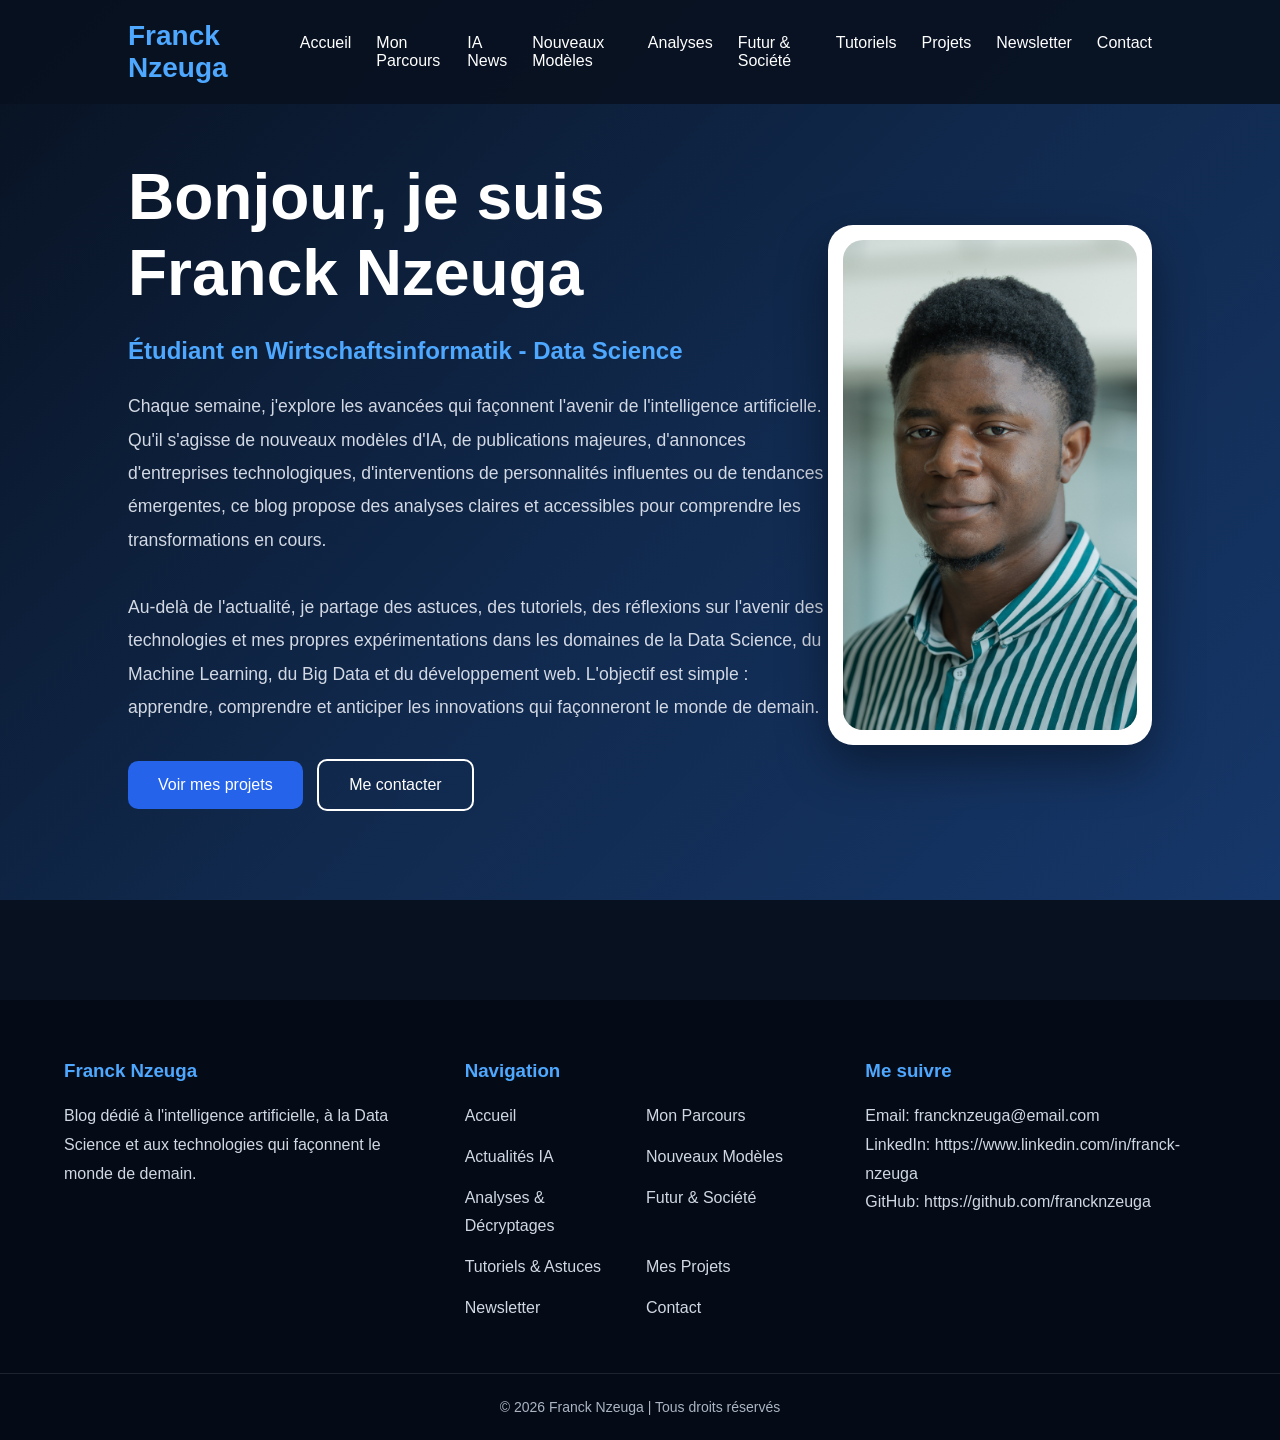
<file: index.html>
<!DOCTYPE html>
<html lang="fr">

<head>
    <meta charset="UTF-8">
    <meta name="viewport" content="width=device-width, initial-scale=1.0">
    <title>Franck Nzeuga | Portfolio</title>

    <link rel="stylesheet" href="style.css">
</head>

<body>

    <header>
        
        <nav>

            <div class="logo">
                Franck Nzeuga
            </div>

            <ul class="nav-links">

                <li><a href="#accueil">Accueil</a></li>

                <li><a href="#apropos">Mon Parcours</a></li>

                <li><a href="#ia-news">IA News</a></li>

                <li><a href="#modeles">Nouveaux Modèles</a></li>

                <li><a href="#analyses">Analyses</a></li>

                <li><a href="#futur">Futur & Société</a></li>

                <li><a href="#tutoriels">Tutoriels</a></li>

                <li><a href="#projets">Projets</a></li>

                <li><a href="#newsletter">Newsletter</a></li>

                <li><a href="#contact">Contact</a></li>

            </ul>

        </nav>

    </header>

    <section class="hero">
        

        <div class="hero-text">

            <h1>Bonjour, je suis Franck Nzeuga</h1>

            <h2>
                Étudiant en Wirtschaftsinformatik - Data Science
            </h2>

            <p>
                Chaque semaine, j'explore les avancées qui façonnent l'avenir de l'intelligence artificielle.
                Qu'il s'agisse de nouveaux modèles d'IA, de publications majeures, d'annonces d'entreprises technologiques, 
                d'interventions de personnalités influentes ou de tendances émergentes, ce blog propose des analyses claires 
                et accessibles pour comprendre les transformations en cours.

                <br><br>

                Au-delà de l'actualité, je partage des astuces, des tutoriels, 
                des réflexions sur l'avenir des technologies et mes propres expérimentations dans les domaines 
                de la Data Science, du Machine Learning, du Big Data et du développement web. 
                L'objectif est simple : apprendre, comprendre et anticiper les innovations qui façonneront le monde de demain.
            </p>
            <a href="#" class="btn">
                Voir mes projets
            </a>

            <a href="#" class="btn-secondary">
                Me contacter
            </a>

        </div>

        <div class="hero-image">

            <img
                src="image/franck.jpg"
                alt="Photo de Franck">

        </div>

    </section>

</body>

  <footer>

    <div class="footer-container">

        <div class="footer-about">

            <h3>Franck Nzeuga</h3>

            <p>
                Blog dédié à l'intelligence artificielle,
                à la Data Science et aux technologies
                qui façonnent le monde de demain.
            </p>

        </div>

        <div class="footer-links">

    <h3>Navigation</h3>

    <ul>

        <li><a href="#accueil">Accueil</a></li>

        <li><a href="#parcours">Mon Parcours</a></li>

        <li><a href="#actualites">Actualités IA</a></li>

        <li><a href="#modeles">Nouveaux Modèles</a></li>

        <li><a href="#analyses">Analyses & Décryptages</a></li>

        <li><a href="#futur">Futur & Société</a></li>

        <li><a href="#tutoriels">Tutoriels & Astuces</a></li>

        <li><a href="#projets">Mes Projets</a></li>

        <li><a href="#newsletter">Newsletter</a></li>

        <li><a href="#contact">Contact</a></li>

    </ul>

</div>

        <div class="footer-contact">

            <h3>Me suivre</h3>

            <p>Email: francknzeuga@email.com</p>

            <p>LinkedIn: https://www.linkedin.com/in/franck-nzeuga</p>

            <p>GitHub: https://github.com/francknzeuga</p>

        </div>

    </div>

    <div class="footer-bottom">

        <p>
            © 2026 Franck Nzeuga | Tous droits réservés
        </p>

    </div>

</footer>

</html>
</file>
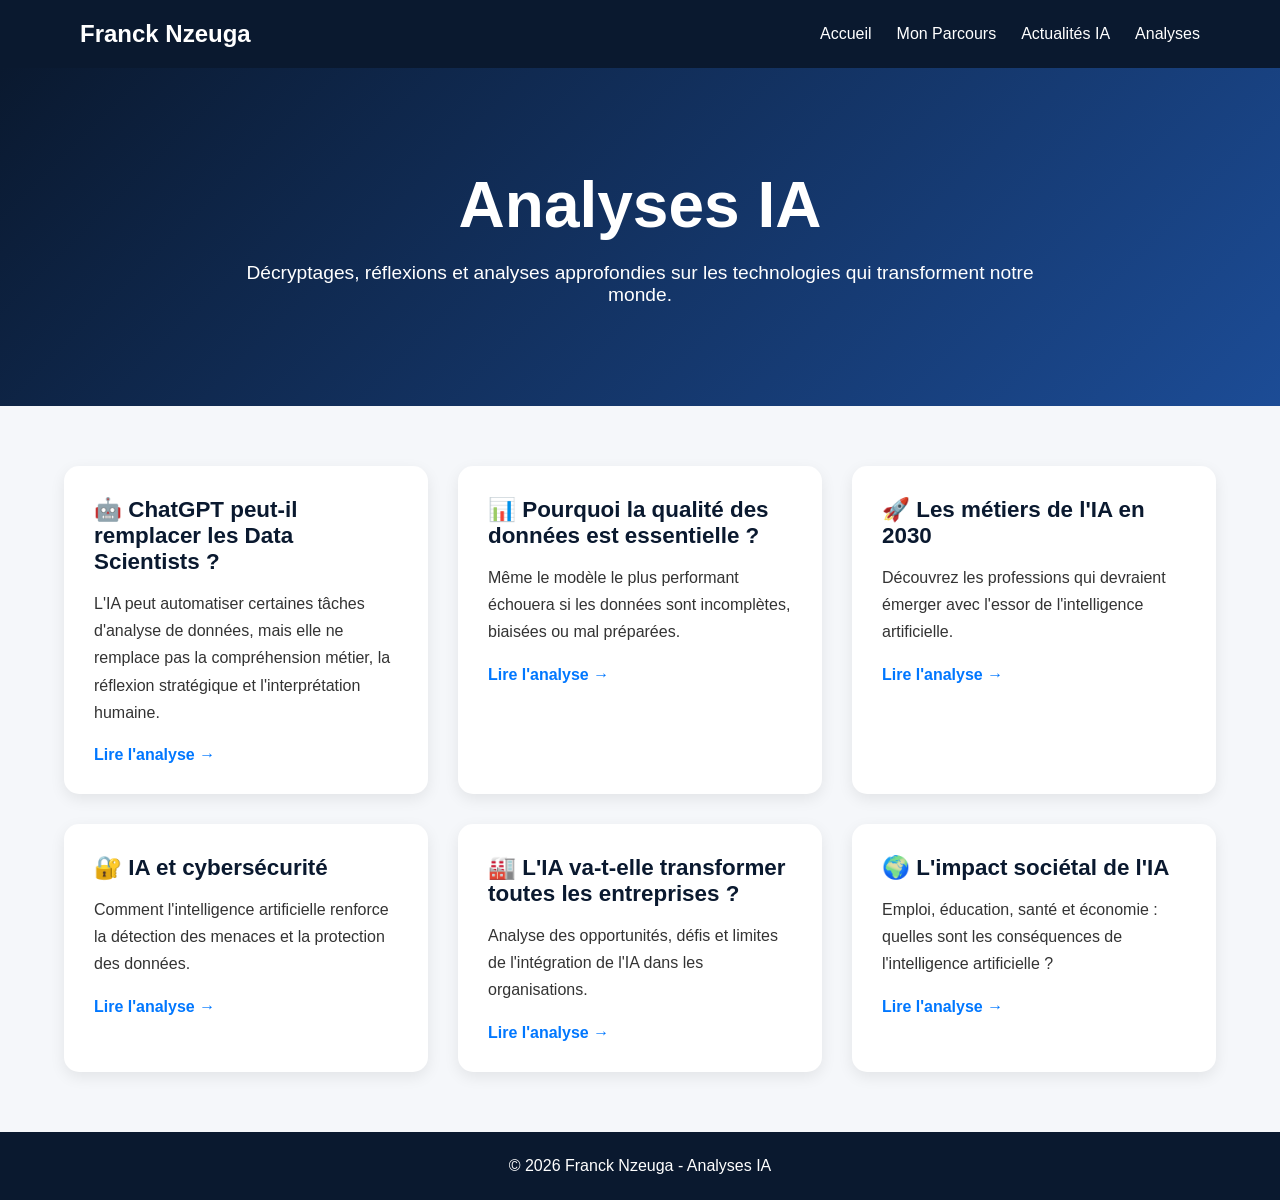
<file: analyses.html>
<!DOCTYPE html>
<html lang="fr">

<head>
    <meta charset="UTF-8">
    <meta name="viewport" content="width=device-width, initial-scale=1.0">
    <title>Analyses IA | Franck Nzeuga</title>

    <link rel="stylesheet" href="analyses.css">
</head>

<body>

    <header>
        <nav>
            <div class="logo">Franck Nzeuga</div>

            <ul class="nav-links">
                <li><a href="index.html">Accueil</a></li>
                <li><a href="monparcours.html">Mon Parcours</a></li>
                <li><a href="ianews.html">Actualités IA</a></li>
                <li><a href="analyses.html">Analyses</a></li>
            </ul>
        </nav>
    </header>

    <section class="analyse-header">

        <div class="analyse-title">
            <h1>Analyses IA</h1>

            <p>
                Décryptages, réflexions et analyses approfondies sur les
                technologies qui transforment notre monde.
            </p>
        </div>

    </section>

    <section class="analyses-container">

        <div class="analyse-card">

            <h2>🤖 ChatGPT peut-il remplacer les Data Scientists ?</h2>

            <p>
                L'IA peut automatiser certaines tâches d'analyse de données,
                mais elle ne remplace pas la compréhension métier, la réflexion
                stratégique et l'interprétation humaine.
            </p>

            <a href="#">Lire l'analyse →</a>

        </div>

        <div class="analyse-card">

            <h2>📊 Pourquoi la qualité des données est essentielle ?</h2>

            <p>
                Même le modèle le plus performant échouera si les données sont
                incomplètes, biaisées ou mal préparées.
            </p>

            <a href="#">Lire l'analyse →</a>

        </div>

        <div class="analyse-card">

            <h2>🚀 Les métiers de l'IA en 2030</h2>

            <p>
                Découvrez les professions qui devraient émerger avec
                l'essor de l'intelligence artificielle.
            </p>

            <a href="#">Lire l'analyse →</a>

        </div>

        <div class="analyse-card">

            <h2>🔐 IA et cybersécurité</h2>

            <p>
                Comment l'intelligence artificielle renforce la détection
                des menaces et la protection des données.
            </p>

            <a href="#">Lire l'analyse →</a>

        </div>

        <div class="analyse-card">

            <h2>🏭 L'IA va-t-elle transformer toutes les entreprises ?</h2>

            <p>
                Analyse des opportunités, défis et limites de l'intégration
                de l'IA dans les organisations.
            </p>

            <a href="#">Lire l'analyse →</a>

        </div>

        <div class="analyse-card">

            <h2>🌍 L'impact sociétal de l'IA</h2>

            <p>
                Emploi, éducation, santé et économie : quelles sont les
                conséquences de l'intelligence artificielle ?
            </p>

            <a href="#">Lire l'analyse →</a>

        </div>

    </section>

    <footer>
        <p>© 2026 Franck Nzeuga - Analyses IA</p>
    </footer>

</body>

</html>
</file>
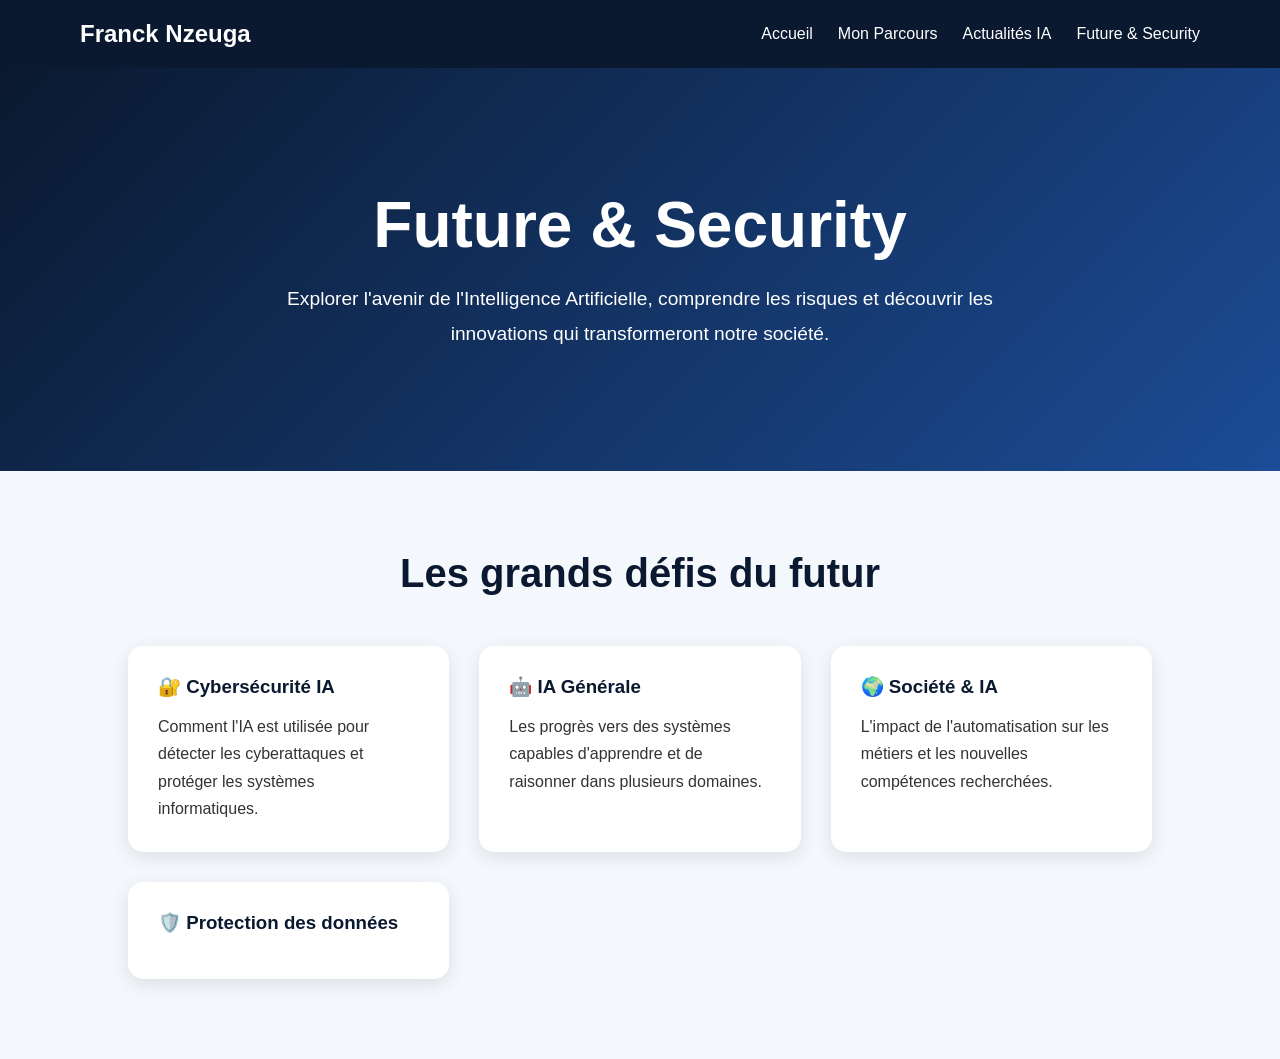
<file: future-security.html>
<!DOCTYPE html>
<html lang="fr">

<head>
    <meta charset="UTF-8">
    <meta name="viewport" content="width=device-width, initial-scale=1.0">
    <title>Future & Security | Franck Nzeuga</title>
    <link rel="stylesheet" href="future-security.css">
</head>

<body>

    <header>
        <nav>
            <div class="logo">Franck Nzeuga</div>

            <ul class="nav-links">
                <li><a href="index.html">Accueil</a></li>
                <li><a href="monparcours.html">Mon Parcours</a></li>
                <li><a href="ianews.html">Actualités IA</a></li>
                <li><a href="future-security.html">Future & Security</a></li>
            </ul>
        </nav>
    </header>

    <section class="hero">

        <div class="hero-content">
            <h1>Future & Security</h1>

            <p>
                Explorer l'avenir de l'Intelligence Artificielle,
                comprendre les risques et découvrir les innovations qui
                transformeront notre société.
            </p>
        </div>

    </section>

    <section class="topics">

        <h2>Les grands défis du futur</h2>

        <div class="cards">

            <div class="card">
                <h3>🔐 Cybersécurité IA</h3>
                <p>
                    Comment l'IA est utilisée pour détecter les cyberattaques
                    et protéger les systèmes informatiques.
                </p>
            </div>

            <div class="card">
                <h3>🤖 IA Générale</h3>
                <p>
                    Les progrès vers des systèmes capables d'apprendre et de
                    raisonner dans plusieurs domaines.
                </p>
            </div>

            <div class="card">
                <h3>🌍 Société & IA</h3>
                <p>
                    L'impact de l'automatisation sur les métiers et les
                    nouvelles compétences recherchées.
                </p>
            </div>

            <div class="card">
                <h3>🛡️ Protection des données</h3>
</file>
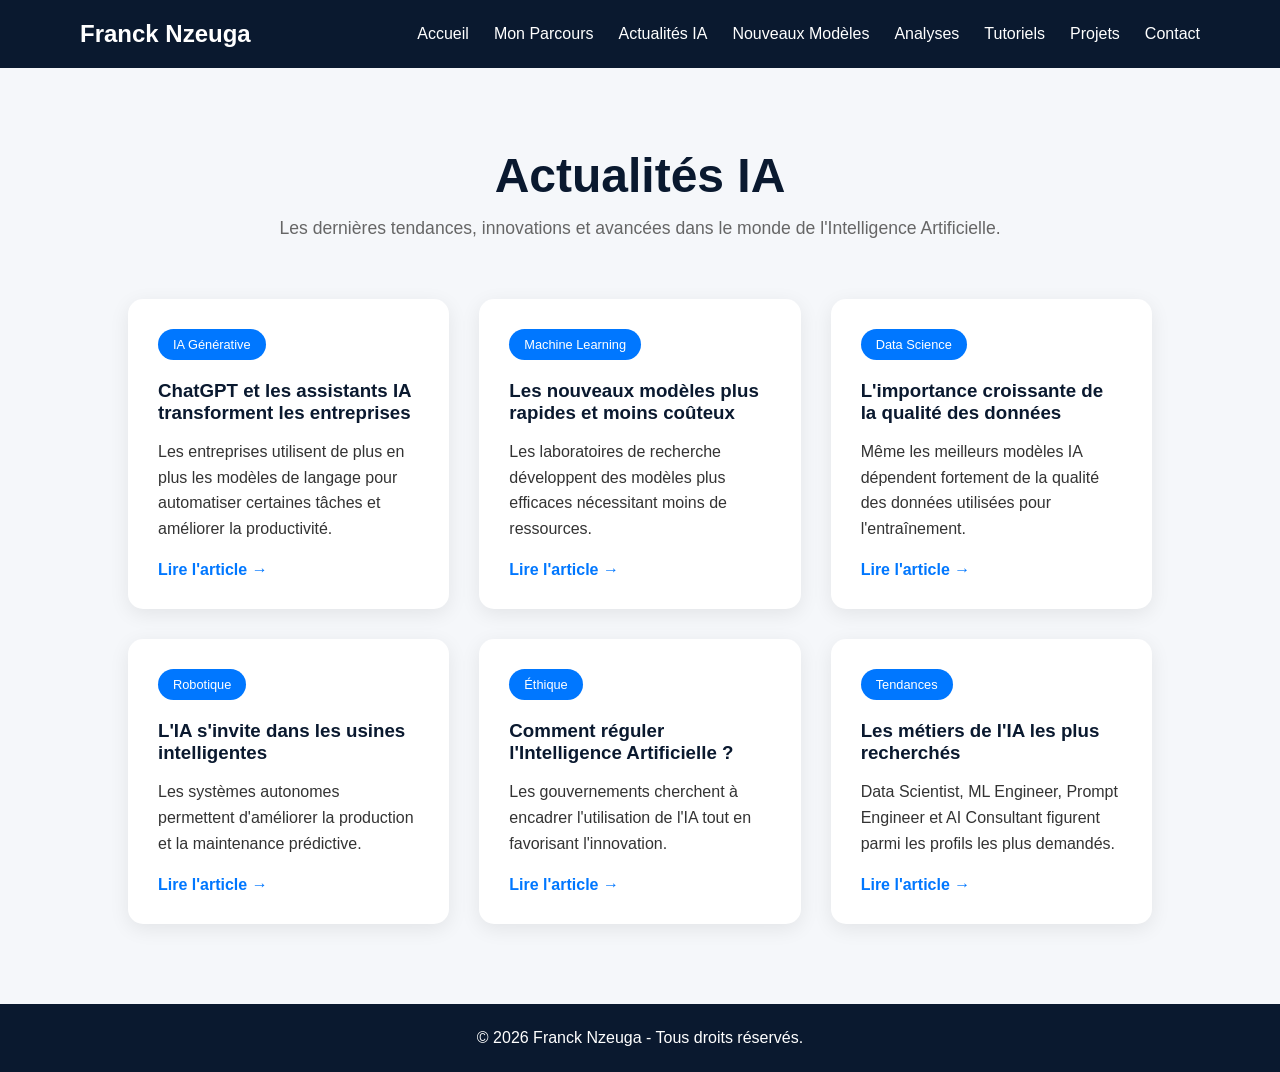
<file: ianews.html>
<!DOCTYPE html>
<html lang="fr">

<head>
    <meta charset="UTF-8">
    <meta name="viewport" content="width=device-width, initial-scale=1.0">
    <title>Actualités IA | Franck Nzeuga</title>

    <link rel="stylesheet" href="ianews.css">
</head>

<body>

    <header>
        <nav>

            <div class="logo">
                Franck Nzeuga
            </div>

            <ul class="nav-links">
                <li><a href="index.html">Accueil</a></li>
                <li><a href="monparcours.html">Mon Parcours</a></li>
                <li><a href="ia-news.html">Actualités IA</a></li>
                <li><a href="#">Nouveaux Modèles</a></li>
                <li><a href="#">Analyses</a></li>
                <li><a href="#">Tutoriels</a></li>
                <li><a href="#">Projets</a></li>
                <li><a href="#">Contact</a></li>
            </ul>

        </nav>
    </header>

    <section class="news">

        <div class="news-container">

            <div class="news-title">

                <h2>Actualités IA</h2>

                <p>
                    Les dernières tendances, innovations et avancées dans le monde
                    de l'Intelligence Artificielle.
                </p>

            </div>

            <div class="news-grid">

                <div class="news-card">

                    <span class="category">IA Générative</span>

                    <h3>ChatGPT et les assistants IA transforment les entreprises</h3>

                    <p>
                        Les entreprises utilisent de plus en plus les modèles de langage
                        pour automatiser certaines tâches et améliorer la productivité.
                    </p>

                    <a href="#">Lire l'article →</a>

                </div>

                <div class="news-card">

                    <span class="category">Machine Learning</span>

                    <h3>Les nouveaux modèles plus rapides et moins coûteux</h3>

                    <p>
                        Les laboratoires de recherche développent des modèles plus
                        efficaces nécessitant moins de ressources.
                    </p>

                    <a href="#">Lire l'article →</a>

                </div>

                <div class="news-card">

                    <span class="category">Data Science</span>

                    <h3>L'importance croissante de la qualité des données</h3>

                    <p>
                        Même les meilleurs modèles IA dépendent fortement de la qualité
                        des données utilisées pour l'entraînement.
                    </p>

                    <a href="#">Lire l'article →</a>

                </div>

                <div class="news-card">

                    <span class="category">Robotique</span>

                    <h3>L'IA s'invite dans les usines intelligentes</h3>

                    <p>
                        Les systèmes autonomes permettent d'améliorer la production
                        et la maintenance prédictive.
                    </p>

                    <a href="#">Lire l'article →</a>

                </div>

                <div class="news-card">

                    <span class="category">Éthique</span>

                    <h3>Comment réguler l'Intelligence Artificielle ?</h3>

                    <p>
                        Les gouvernements cherchent à encadrer l'utilisation de l'IA
                        tout en favorisant l'innovation.
                    </p>

                    <a href="#">Lire l'article →</a>

                </div>

                <div class="news-card">

                    <span class="category">Tendances</span>

                    <h3>Les métiers de l'IA les plus recherchés</h3>

                    <p>
                        Data Scientist, ML Engineer, Prompt Engineer et AI Consultant
                        figurent parmi les profils les plus demandés.
                    </p>

                    <a href="#">Lire l'article →</a>

                </div>

            </div>

        </div>

    </section>

    <footer>

        <div class="footer-bottom">
            <p>
                © 2026 Franck Nzeuga - Tous droits réservés.
            </p>
        </div>

    </footer>

</body>

</html>
</file>
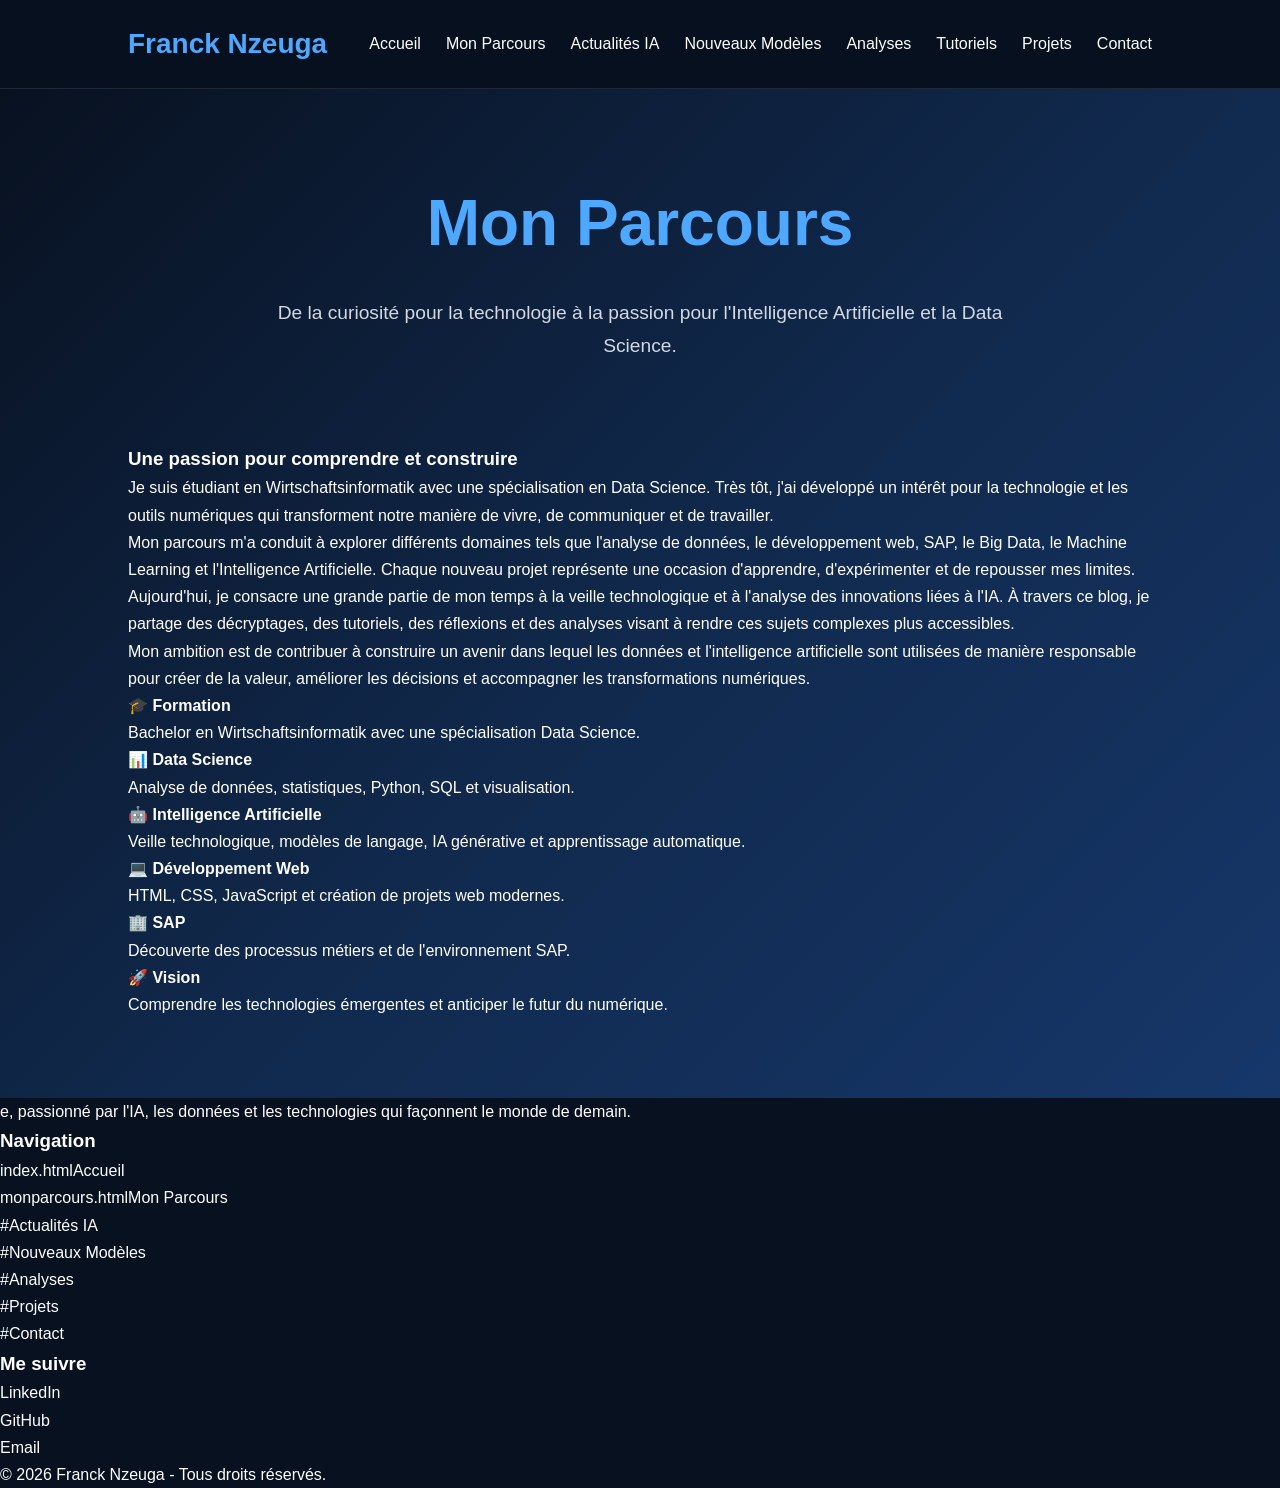
<file: monparcours.html>
<!DOCTYPE html>
<html lang="fr">

<head>
    <meta charset="UTF-8">
    <meta name="viewport" content="width=device-width, initial-scale=1.0">
    <title>Mon Parcours | Franck Nzeuga</title>

    <link rel="stylesheet" href="monparcours.css">
</head>

<body>

    <!-- ==========================
         NAVIGATION
    =========================== -->

    <header>

        <nav>

            <div class="logo">
                Franck Nzeuga
            </div>

            <ul class="nav-links">

                <li><a href="index.html">Accueil</a></li>

                <li><a href="monparcours.html">Mon Parcours</a></li>

                <li><a href="#">Actualités IA</a></li>

                <li><a href="#">Nouveaux Modèles</a></li>

                <li><a href="#">Analyses</a></li>

                <li><a href="#">Tutoriels</a></li>

                <li><a href="#">Projets</a></li>

                <li><a href="#">Contact</a></li>

            </ul>

        </nav>

    </header>

    <!-- ==========================
         BANNIÈRE
    =========================== -->

    <section class="parcours">

        <div class="parcours-container">

            <div class="parcours-title">

                <h2>Mon Parcours</h2>

                <p>
                    De la curiosité pour la technologie à la passion pour
                    l'Intelligence Artificielle et la Data Science.
                </p>

            </div>

            <div class="parcours-content">

                <!-- TEXTE -->

                <div class="parcours-text">

                    <h3>Une passion pour comprendre et construire</h3>

                    <p>
                        Je suis étudiant en Wirtschaftsinformatik avec une spécialisation
                        en Data Science. Très tôt, j'ai développé un intérêt pour la
                        technologie et les outils numériques qui transforment notre
                        manière de vivre, de communiquer et de travailler.
                    </p>

                    <p>
                        Mon parcours m'a conduit à explorer différents domaines tels que
                        l'analyse de données, le développement web, SAP, le Big Data,
                        le Machine Learning et l'Intelligence Artificielle.
                        Chaque nouveau projet représente une occasion d'apprendre,
                        d'expérimenter et de repousser mes limites.
                    </p>

                    <p>
                        Aujourd'hui, je consacre une grande partie de mon temps à la
                        veille technologique et à l'analyse des innovations liées à
                        l'IA. À travers ce blog, je partage des décryptages, des
                        tutoriels, des réflexions et des analyses visant à rendre ces
                        sujets complexes plus accessibles.
                    </p>

                    <p>
                        Mon ambition est de contribuer à construire un avenir dans lequel
                        les données et l'intelligence artificielle sont utilisées de
                        manière responsable pour créer de la valeur, améliorer les
                        décisions et accompagner les transformations numériques.
                    </p>

                </div>

                <!-- CARTES -->

                <div class="parcours-cards">

                    <div class="parcours-card">

                        <h4>🎓 Formation</h4>

                        <p>
                            Bachelor en Wirtschaftsinformatik avec une spécialisation
                            Data Science.
                        </p>

                    </div>

                    <div class="parcours-card">

                        <h4>📊 Data Science</h4>

                        <p>
                            Analyse de données, statistiques, Python, SQL et visualisation.
                        </p>

                    </div>

                    <div class="parcours-card">

                        <h4>🤖 Intelligence Artificielle</h4>

                        <p>
                            Veille technologique, modèles de langage, IA générative
                            et apprentissage automatique.
                        </p>

                    </div>

                    <div class="parcours-card">

                        <h4>💻 Développement Web</h4>

                        <p>
                            HTML, CSS, JavaScript et création de projets web modernes.
                        </p>

                    </div>

                    <div class="parcours-card">

                        <h4>🏢 SAP</h4>

                        <p>
                            Découverte des processus métiers et de l'environnement SAP.
                        </p>

                    </div>

                    <div class="parcours-card">

                        <h4>🚀 Vision</h4>

                        <p>
                            Comprendre les technologies émergentes et anticiper le futur
                            du numérique.
                        </p>

                    </div>

                </div>

            </div>

        </div>

    </section>

    <!-- ==========================
         FOOTER
    =========================== -->

    <footer>

        <div class="footer-container">

            <div class="footer-about">

        e,
                    passionné par l'IA, les données et les technologies
                    qui façonnent le monde de demain.
                </p>

            </div>

            <div class="footer-links">

                <h3>Navigation</h3>

                <ul>

                    <li>index.htmlAccueil</a></li>

                    <li>monparcours.htmlMon Parcours</a></li>

                    <li>#Actualités IA</a></li>

                    <li>#Nouveaux Modèles</a></li>

                    <li>#Analyses</a></li>

                    <li>#Projets</a></li>

                    <li>#Contact</a></li>

                </ul>

            </div>

            <div class="footer-contact">

                <h3>Me suivre</h3>

                <p>LinkedIn</p>

                <p>GitHub</p>

                <p>Email</p>

            </div>

        </div>

        <div class="footer-bottom">

            <p>
                © 2026 Franck Nzeuga - Tous droits réservés.
            </p>

        </div>

    </footer>

</body>

</html>
</file>
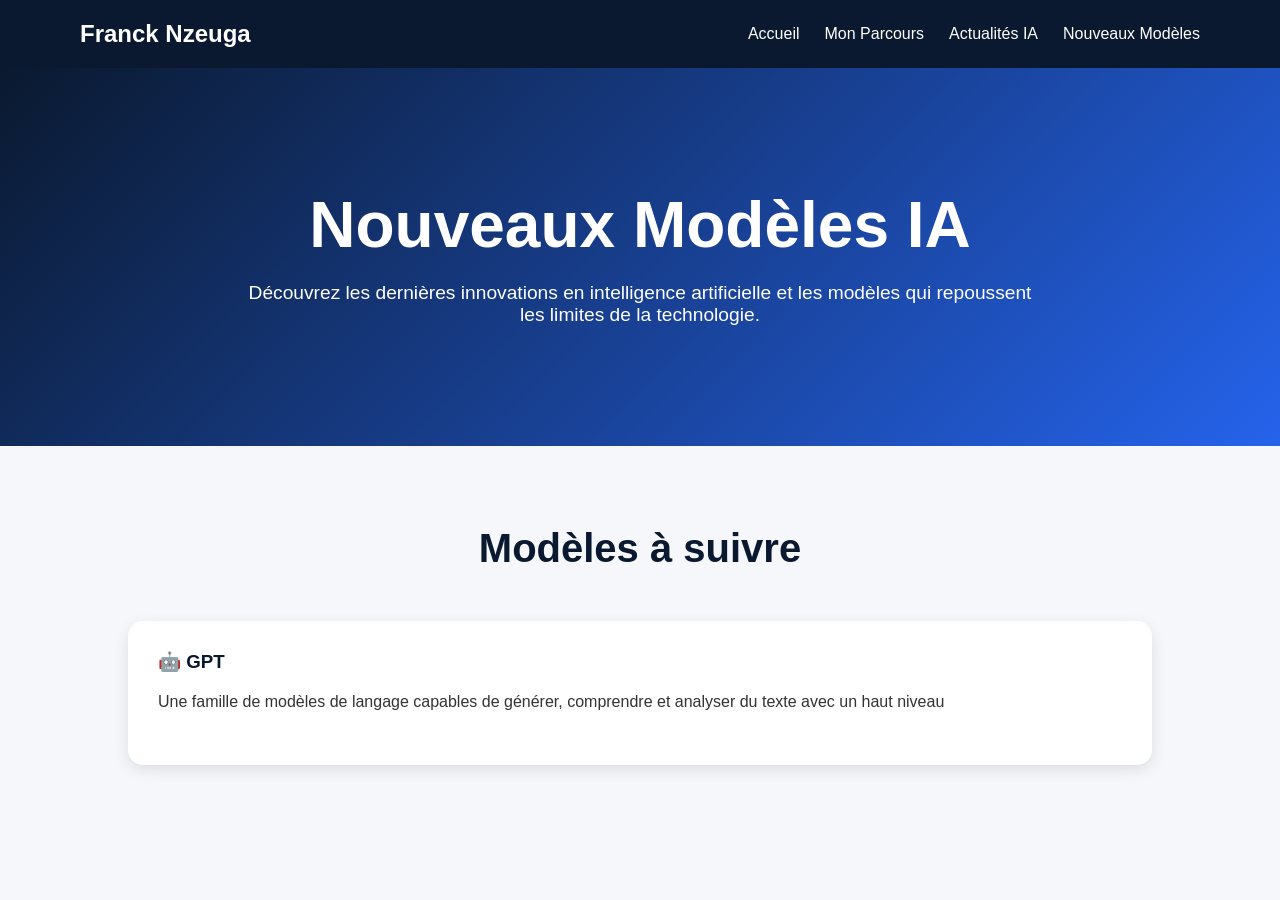
<file: nouveaux-modeles.html>
<!DOCTYPE html>
<html lang="fr">

<head>
    <meta charset="UTF-8">
    <meta name="viewport" content="width=device-width, initial-scale=1.0">
    <title>Nouveaux Modèles IA | Franck Nzeuga</title>

    <link rel="stylesheet" href="nouveaux-modeles.css">
</head>

<body>

    <header>
        <nav>
            <div class="logo">
                Franck Nzeuga
            </div>

            <ul class="nav-links">
                <li><a href="index.html">Accueil</a></li>
                <li><a href="monparcours.html">Mon Parcours</a></li>
                <li><a href="ianews.html">Actualités IA</a></li>
                <li><a href="nouveaux-modeles.html">Nouveaux Modèles</a></li>
            </ul>
        </nav>
    </header>

    <section class="hero">

        <div class="hero-content">

            <h1>Nouveaux Modèles IA</h1>

            <p>
                Découvrez les dernières innovations en intelligence artificielle
                et les modèles qui repoussent les limites de la technologie.
            </p>

        </div>

    </section>

    <section class="models">

        <h2>Modèles à suivre</h2>

        <div class="models-grid">

            <div class="model-card">
                <h3>🤖 GPT</h3>

                <p>
                    Une famille de modèles de langage capables de générer,
                    comprendre et analyser du texte avec un haut niveau
</file>
<file: style.css>
/* =====================================================
   RESET GENERAL
   Supprime les marges et espacements par défaut
   appliqués par le navigateur.
===================================================== */

* {
    margin: 0;         /* Supprime les marges */
    padding: 0;        /* Supprime les espacements internes */
    box-sizing: border-box; /* Inclut padding et border dans la taille */
}


/* =====================================================
   BODY
   Définit le style général de la page
===================================================== */

body {
    font-family: "Segoe UI", sans-serif; /* Police principale */
    background: #081120;                 /* Fond bleu nuit */
    color: white;                        /* Couleur du texte */
}


/* =====================================================
   HEADER
   Barre de navigation fixée en haut de l'écran
===================================================== */

header {
    position: fixed;  /* Reste visible lors du scroll */
    top: 0;
    left: 0;
    width: 100%;
    z-index: 1000;    /* Passe devant les autres éléments */
}


/* =====================================================
   NAVIGATION
===================================================== */

nav {
    display: flex;                 /* Active Flexbox */
    justify-content: space-between;/* Logo à gauche / menu à droite */
    align-items: center;           /* Alignement vertical */

    padding: 20px 10%;            /* Espace intérieur */

    background: rgba(8, 17, 32, 0.9); /* Fond semi-transparent */
}


/* =====================================================
   LOGO
===================================================== */

.logo {
    font-size: 28px;     /* Taille du texte */
    font-weight: bold;   /* Texte gras */
    color: #4ea8ff;      /* Bleu du site */
}


/* =====================================================
   LIENS DE NAVIGATION
===================================================== */

.nav-links {
    display: flex;       /* Menu horizontal */
    gap: 25px;           /* Espacement entre liens */

    list-style: none;    /* Supprime les puces */
}

.nav-links a {
    color: white;
    text-decoration: none; /* Supprime le soulignement */

    transition: 0.3s;      /* Animation douce */
}

.nav-links a:hover {
    color: #4ea8ff;        /* Changement de couleur au survol */
}


/* =====================================================
   HERO SECTION
   Première section visible du site
===================================================== */

.hero {
    min-height: 100vh; /* Occupe toute la hauteur écran */

    display: flex;
    justify-content: space-between;
    align-items: center;

    padding: 120px 10% 50px;

    background: linear-gradient(
        135deg,
        #081120,
        #10284b,
        #16376a
    );
}

/* =====================================================
   MON PARCOURS
===================================================== */

.parcours {

    padding: 120px 10%;

    background: #0d1830;
}

.parcours-title {

    text-align: center;

    margin-bottom: 70px;
}

.parcours-title h2 {

    font-size: 3rem;

    color: #4ea8ff;

    margin-bottom: 20px;
}

.parcours-title p {

    color: #d3d9e4;

    font-size: 1.1rem;
}

.parcours-content {

    display: flex;

    justify-content: space-between;

    gap: 60px;

    align-items: center;
}

.parcours-text {

    flex: 1;
}

.parcours-text h3 {

    margin-bottom: 25px;

    font-size: 2rem;
}

.parcours-text p {

    margin-bottom: 25px;

    line-height: 1.9;

    color: #d3d9e4;
}

.parcours-cards {

    flex: 1;

    display: grid;

    grid-template-columns: repeat(2, 1fr);

    gap: 25px;
}

.parcours-card {

    background: #152342;

    padding: 25px;

    border-radius: 20px;

    transition: 0.3s;
}

.parcours-card:hover {

    transform: translateY(-8px);

    background: #1b305d;
}

.parcours-card h4 {

    color: #4ea8ff;

    margin-bottom: 15px;
}

.parcours-card p {

    color: #d3d9e4;

    line-height: 1.6;
}


/* =====================================================
   PARTIE TEXTE
===================================================== */

.hero-text {
    max-width: 700px; /* Limite la largeur du texte */
}


/* -------- TITRE PRINCIPAL -------- */

.hero-text h1 {
    font-size: 4rem; /* Très grand titre */

    line-height: 1.2; /* Hauteur des lignes */

    margin-bottom: 25px;
}


/* -------- SOUS-TITRE -------- */

.hero-text h2 {
    color: #4ea8ff;

    margin-bottom: 25px;
}


/* -------- PARAGRAPHE -------- */

.hero-text p {

    font-size: 1.1rem;

    line-height: 1.9; /* Rend la lecture confortable */

    color: #d3d9e4;

    margin-bottom: 35px;
}


/* =====================================================
   BOUTONS
===================================================== */

.btn,
.btn-secondary {

    display: inline-block;

    padding: 15px 30px;

    border-radius: 10px;

    text-decoration: none;

    margin-right: 10px;

    transition: 0.3s;
}


/* -------- BOUTON PRINCIPAL -------- */

.btn {
    background: #2563eb;
    color: white;
}

.btn:hover {

    background: #1d4ed8;

    transform: translateY(-3px); /* Monte légèrement */
}


/* -------- BOUTON SECONDAIRE -------- */

.btn-secondary {

    border: 2px solid white;

    color: white;
}

.btn-secondary:hover {

    background: white;

    color: #081120;
}


/* =====================================================
   CARTE PHOTO
===================================================== */

.hero-image {

    width: 400px;
    height: 520px;

    background: white;

    padding: 15px;

    border-radius: 25px;

    box-shadow: 0 20px 50px rgba(0, 0, 0, 0.4);

    transition: 0.4s;
}


/* Effet au survol */

.hero-image:hover {

    transform: translateY(-10px);
}


/* Image à l'intérieur de la carte */

.hero-image img {

    width: 100%;
    height: 100%;

    object-fit: cover; /* Garde les proportions */

    border-radius: 20px;
}


/* =====================================================
   FOOTER
===================================================== */

footer {

    background: #050b16;

    margin-top: 100px;

    padding-top: 60px;
}


/* Conteneur principal du footer */

.footer-container {

    width: 90%;

    margin: auto;

    display: flex;

    justify-content: space-between;

    gap: 50px;

    flex-wrap: wrap;
}


/* Colonnes */

.footer-about,
.footer-links,
.footer-contact {

    flex: 1;

    min-width: 250px;
}


/* Titres des colonnes */

.footer-container h3 {

    color: #4ea8ff;

    margin-bottom: 20px;
}


/* Texte du footer */

.footer-container p,
.footer-container li {

    color: #cfd8e3;

    line-height: 1.8;
}


/* Liste des liens */

.footer-links ul {

    list-style: none;

    display: grid;

    grid-template-columns: repeat(2, 1fr);

    gap: 12px;
}


/* Liens */

.footer-links a {

    color: #cfd8e3;

    text-decoration: none;
}

.footer-links a:hover {

    color: #4ea8ff;
}


/* Bas du footer */

.footer-bottom {

    text-align: center;

    margin-top: 50px;

    padding: 25px;

    border-top: 1px solid rgba(255,255,255,0.1);
}

.footer-bottom p {

    color: #aab4c3;

    font-size: 14px;
}


/* =====================================================
   RESPONSIVE DESIGN
   Adaptation pour mobile et tablette
===================================================== */

@media (max-width: 900px) {

    .hero {

        flex-direction: column;

        justify-content: center;

        text-align: center;

        gap: 40px;

        padding-top: 140px;
    }

    .hero-text h1 {

        font-size: 2.8rem;
    }

    .hero-image {

        width: 300px;

        height: 400px;
    }

    .nav-links {

        display: none;
    }
}
</file>
<file: analyses.css>
*{
    margin:0;
    padding:0;
    box-sizing:border-box;
}

body{
    font-family:Arial, sans-serif;
    background:#f5f7fa;
    color:#333;
}

header{
    background:#0a192f;
    padding:20px 80px;
}

nav{
    display:flex;
    justify-content:space-between;
    align-items:center;
}

.logo{
    color:white;
    font-size:1.5rem;
    font-weight:bold;
}

.nav-links{
    display:flex;
    list-style:none;
    gap:25px;
}

.nav-links a{
    color:white;
    text-decoration:none;
}

.analyse-header{
    background:linear-gradient(135deg,#0a192f,#1c4c96);
    color:white;
    text-align:center;
    padding:100px 10%;
}

.analyse-header h1{
    font-size:4rem;
    margin-bottom:20px;
}

.analyse-header p{
    font-size:1.2rem;
    max-width:800px;
    margin:auto;
}

.analyses-container{
    width:90%;
    max-width:1200px;
    margin:60px auto;
    display:grid;
    grid-template-columns:repeat(auto-fit,minmax(350px,1fr));
    gap:30px;
}

.analyse-card{
    background:white;
    padding:30px;
    border-radius:15px;
    box-shadow:0 5px 15px rgba(0,0,0,0.08);
    transition:0.3s;
}

.analyse-card:hover{
    transform:translateY(-8px);
}

.analyse-card h2{
    color:#0a192f;
    margin-bottom:15px;
    font-size:1.4rem;
}

.analyse-card p{
    line-height:1.7;
    margin-bottom:20px;
}

.analyse-card a{
    color:#0077ff;
    text-decoration:none;
    font-weight:bold;
}

footer{
    background:#0a192f;
    color:white;
    text-align:center;
    padding:25px;
}
</file>
<file: future-security.css>
* {
    margin: 0;
    padding: 0;
    box-sizing: border-box;
}

body {
    font-family: Arial, sans-serif;
    background: #f4f7fb;
    color: #333;
}

header {
    background: #0a192f;
    padding: 20px 80px;
}

nav {
    display: flex;
    justify-content: space-between;
    align-items: center;
}

.logo {
    color: white;
    font-size: 1.5rem;
    font-weight: bold;
}

.nav-links {
    display: flex;
    gap: 25px;
    list-style: none;
}

.nav-links a {
    color: white;
    text-decoration: none;
}

.hero {
    text-align: center;
    padding: 120px 10%;
    color: white;
    background: linear-gradient(135deg, #0a192f, #1c4c96);
}

.hero h1 {
    font-size: 4rem;
    margin-bottom: 20px;
}

.hero p {
    max-width: 800px;
    margin: auto;
    line-height: 1.8;
    font-size: 1.2rem;
}

.topics {
    padding: 80px 10%;
}

.topics h2 {
    text-align: center;
    margin-bottom: 50px;
    color: #0a192f;
    font-size: 2.5rem;
}

.cards {
    display: grid;
    grid-template-columns: repeat(auto-fit, minmax(320px, 1fr));
    gap: 30px;
}

.card {
    background: white;
    padding: 30px;
    border-radius: 15px;
    box-shadow: 0 5px 18px rgba(0,0,0,0.1);
    transition: 0.3s;
}

.card:hover {
    transform: translateY(-8px);
}

.card h3 {
    margin-bottom: 15px;
    color: #0a192f;
}

.card p {
    line-height: 1.7;
}

.vision {
    background: white;
    padding: 80px 10%;
}

.vision-content {
    max-width: 900px;
    margin: auto;
    text-align: center;
}

.vision-content h2 {
    color: #0a192f;
    margin-bottom: 25px;
}

.vision-content p {
    margin-bottom: 20px;
    line-height: 1.8;
}

footer {
    background: #0a192f;
    color: white;
    text-align: center;
    padding: 25px;
}
</file>
<file: ianews.css>
* {
    margin: 0;
    padding: 0;
    box-sizing: border-box;
}

body {
    font-family: Arial, sans-serif;
    background: #f5f7fa;
    color: #333;
}

header {
    background: #0a192f;
    padding: 20px 80px;
}

nav {
    display: flex;
    justify-content: space-between;
    align-items: center;
}

.logo {
    color: white;
    font-size: 1.5rem;
    font-weight: bold;
}

.nav-links {
    display: flex;
    list-style: none;
    gap: 25px;
}

.nav-links a {
    color: white;
    text-decoration: none;
}

.news {
    padding: 80px 10%;
}

.news-title {
    text-align: center;
    margin-bottom: 60px;
}

.news-title h2 {
    font-size: 3rem;
    color: #0a192f;
    margin-bottom: 15px;
}

.news-title p {
    font-size: 1.1rem;
    color: #666;
}

.news-grid {
    display: grid;
    grid-template-columns: repeat(auto-fit, minmax(320px, 1fr));
    gap: 30px;
}

.news-card {
    background: white;
    padding: 30px;
    border-radius: 15px;
    box-shadow: 0px 5px 20px rgba(0,0,0,0.08);

    transition: 0.3s;
}

.news-card:hover {
    transform: translateY(-8px);
}

.category {
    background: #0077ff;
    color: white;
    padding: 8px 15px;
    border-radius: 25px;
    display: inline-block;
    margin-bottom: 20px;
    font-size: 0.8rem;
}

.news-card h3 {
    color: #0a192f;
    margin-bottom: 15px;
}

.news-card p {
    line-height: 1.6;
    margin-bottom: 20px;
}

.news-card a {
    text-decoration: none;
    color: #0077ff;
    font-weight: bold;
}

footer {
    background: #0a192f;
    color: white;
    text-align: center;
    padding: 25px;
}
</file>
<file: monparcours.css>
/* =====================================================
   RESET
===================================================== */

* {
    margin: 0;
    padding: 0;
    box-sizing: border-box;
}

/* =====================================================
   BODY
===================================================== */

body {
    font-family: "Segoe UI", sans-serif;
    background: #081120;
    color: white;
    line-height: 1.7;
}

/* =====================================================
   HEADER
===================================================== */

header {
    position: sticky;
    top: 0;
    z-index: 1000;

    background: rgba(8, 17, 32, 0.95);

    backdrop-filter: blur(10px);

    border-bottom: 1px solid rgba(255, 255, 255, 0.1);
}

/* =====================================================
   NAVIGATION
===================================================== */

nav {
    display: flex;
    justify-content: space-between;
    align-items: center;

    padding: 20px 10%;
}

.logo {
    font-size: 28px;
    font-weight: bold;
    color: #4ea8ff;
}

.nav-links {
    display: flex;
    gap: 25px;

    list-style: none;
}

.nav-links a {
    text-decoration: none;
    color: white;

    transition: 0.3s;
}

.nav-links a:hover {
    color: #4ea8ff;
}

/* =====================================================
   SECTION PARCOURS
===================================================== */

.parcours {
    min-height: 100vh;

    padding: 80px 10%;

    background: linear-gradient(
        135deg,
        #081120,
        #10284b,
        #16376a
    );
}

/* =====================================================
   CONTENEUR
===================================================== */

.parcours-container {
    max-width: 1400px;
    margin: auto;
}

/* =====================================================
   TITRE
===================================================== */

.parcours-title {
    text-align: center;

    margin-bottom: 80px;
}

.parcours-title h2 {
    font-size: 4rem;
    color: #4ea8ff;

    margin-bottom: 20px;
}

.parcours-title p {
    color: #d3d9e4;

    max-width: 800px;

    margin: auto;

    font-size: 1.2rem;
}

/* ===================
</file>
<file: nouveaux-modeles.css>
*{
    margin:0;
    padding:0;
    box-sizing:border-box;
}

body{
    font-family:Arial, sans-serif;
    background:#f5f7fa;
    color:#333;
}

header{
    background:#0a192f;
    padding:20px 80px;
}

nav{
    display:flex;
    justify-content:space-between;
    align-items:center;
}

.logo{
    color:white;
    font-size:1.5rem;
    font-weight:bold;
}

.nav-links{
    display:flex;
    list-style:none;
    gap:25px;
}

.nav-links a{
    color:white;
    text-decoration:none;
}

.hero{
    background:linear-gradient(135deg,#0a192f,#2563eb);
    color:white;
    text-align:center;
    padding:120px 10%;
}

.hero h1{
    font-size:4rem;
    margin-bottom:20px;
}

.hero p{
    font-size:1.2rem;
    max-width:800px;
    margin:auto;
}

.models{
    padding:80px 10%;
}

.models h2{
    text-align:center;
    color:#0a192f;
    margin-bottom:50px;
    font-size:2.5rem;
}

.models-grid{
    display:grid;
    grid-template-columns:repeat(auto-fit,minmax(320px,1fr));
    gap:30px;
}

.model-card{
    background:white;
    padding:30px;
    border-radius:15px;
    box-shadow:0 5px 15px rgba(0,0,0,0.1);
    transition:0.3s;
}

.model-card:hover{
    transform:translateY(-10px);
}

.model-card h3{
    margin-bottom:15px;
    color:#0a192f;
}

.model-card p{
    line-height:1.7;
    margin-bottom:20px;
}

.model-card span{
    background:#2563eb;
    color:white;
    padding:8px 15px;
    border-radius:20px;
    font-size:0.9rem;
}

.future{
    background:white;
    padding:80px 10%;
    text-align:center;
}

.future h2{
    color:#0a192f;
    margin-bottom:25px;
}

.future p{
    max-width:800px;
    margin:auto;
    line-height:1.8;
}

footer{
    background:#0a192f;
    color:white;
    text-align:center;
    padding:25px;
}
</file>
